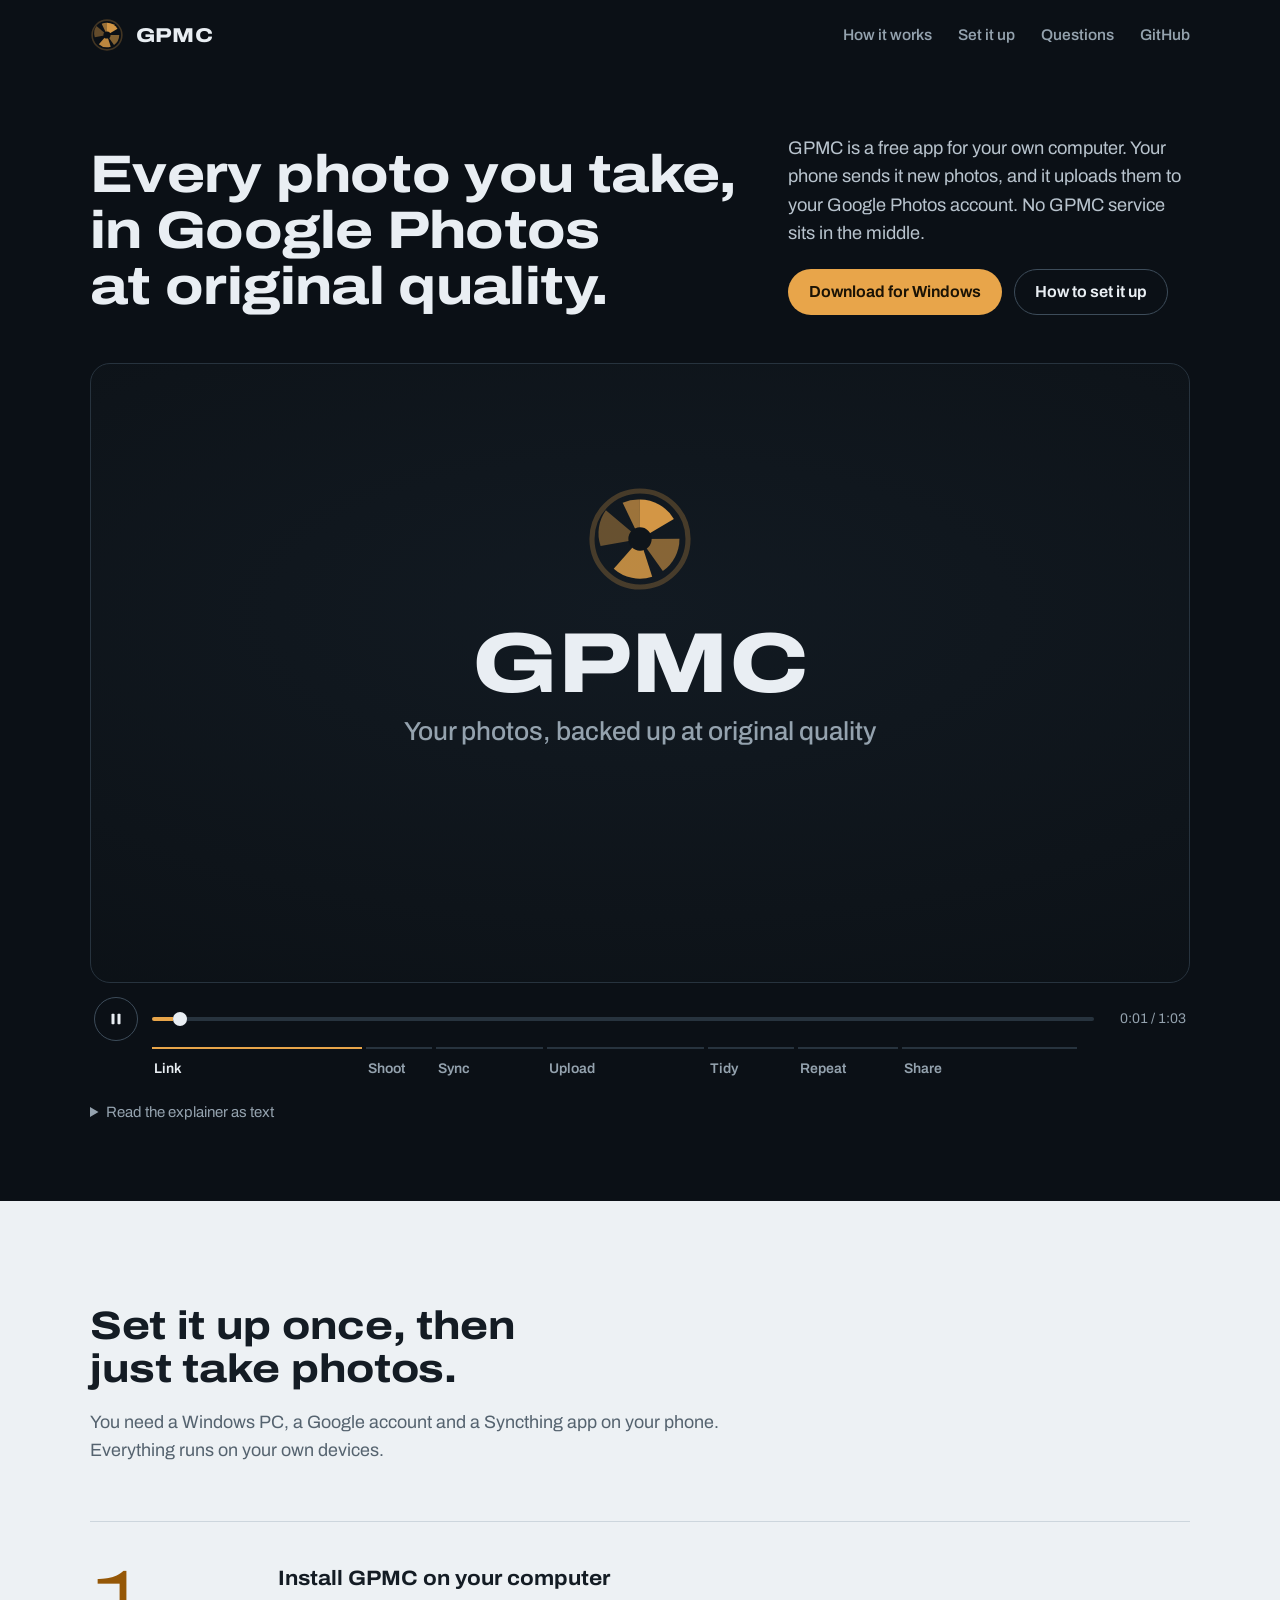
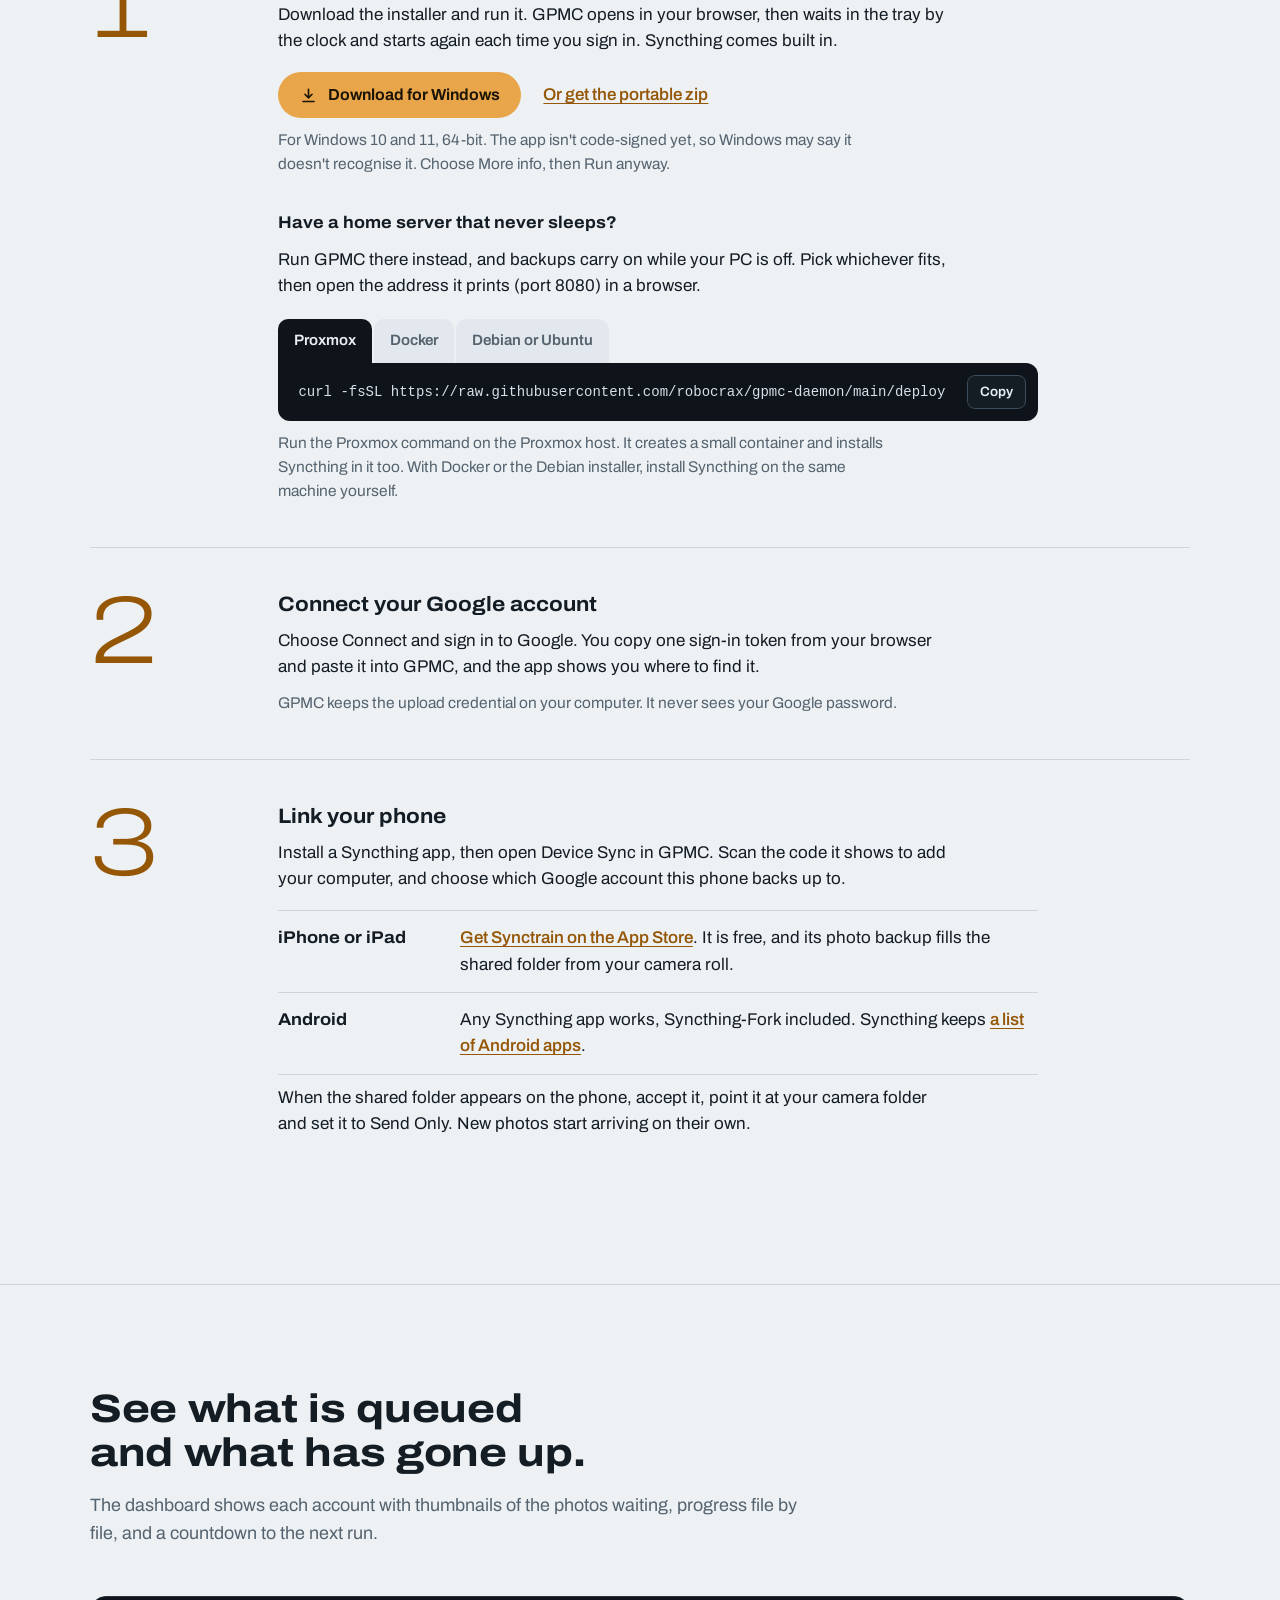
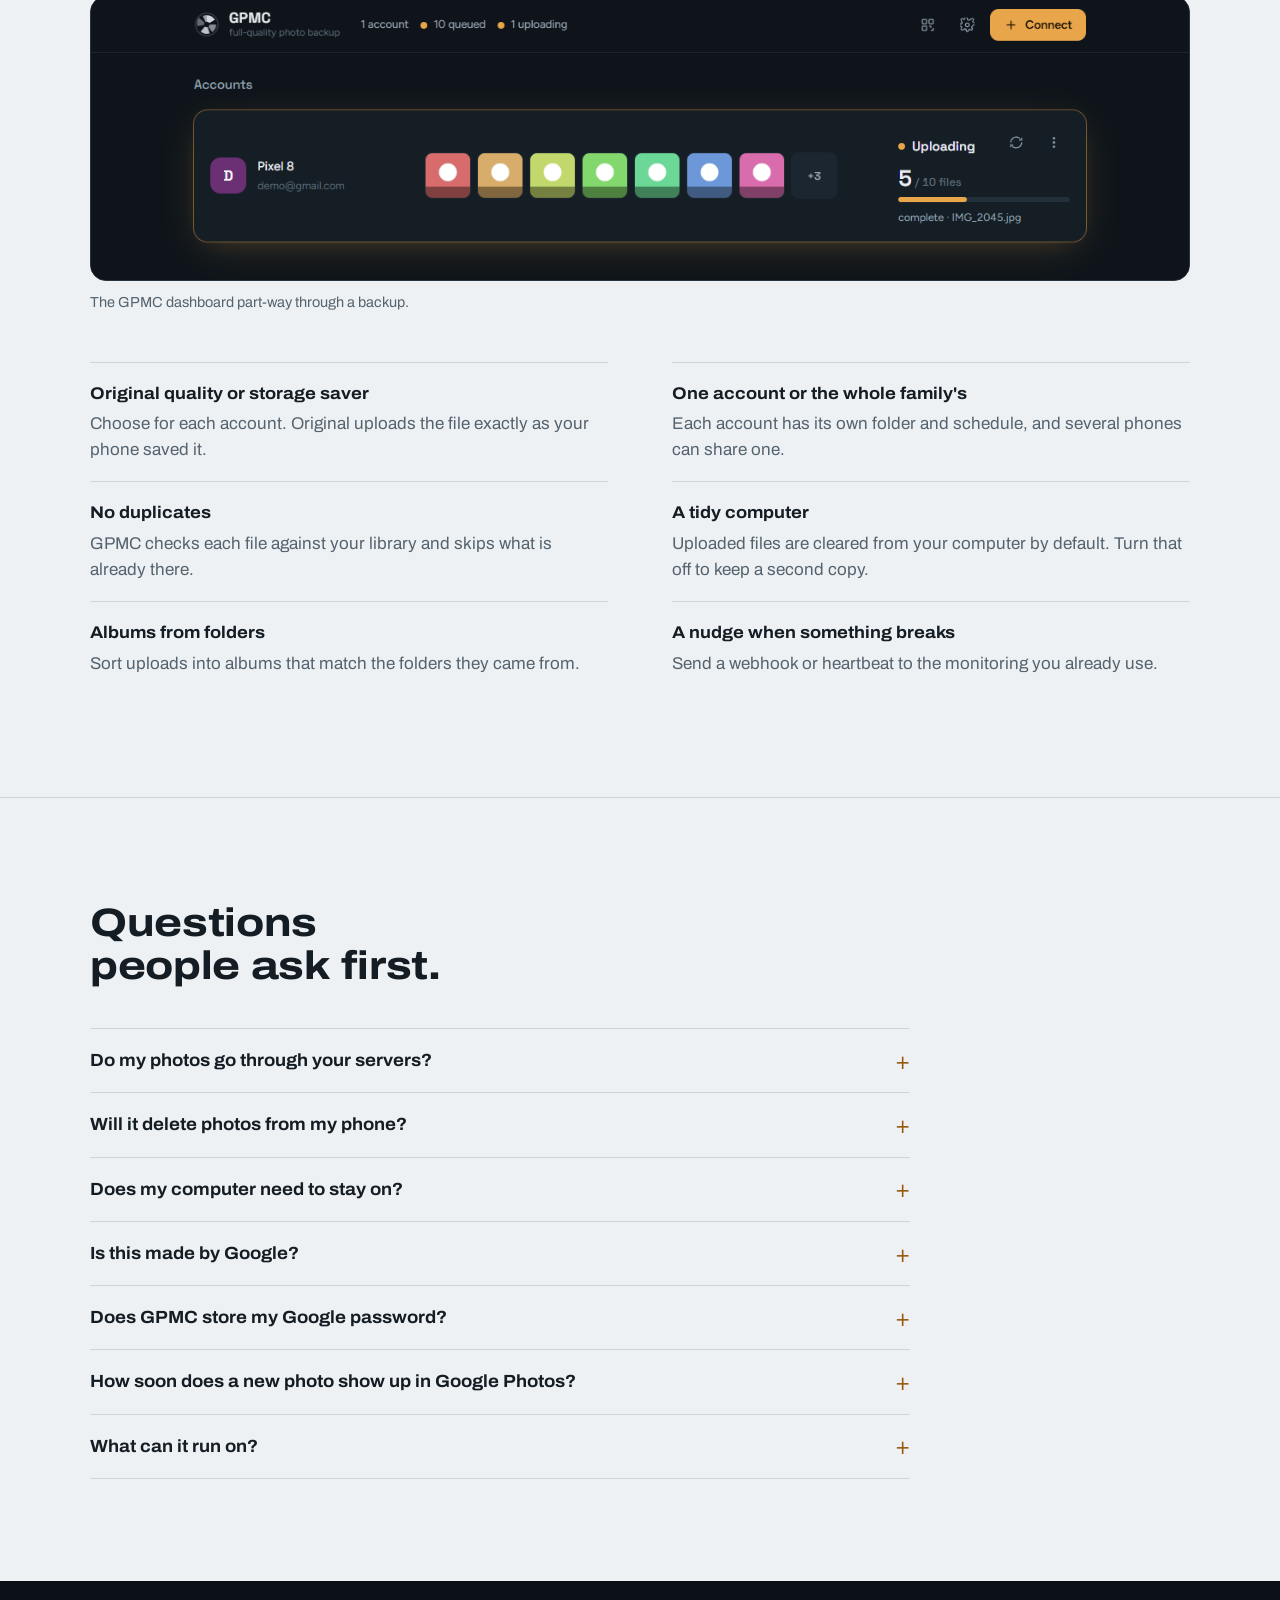
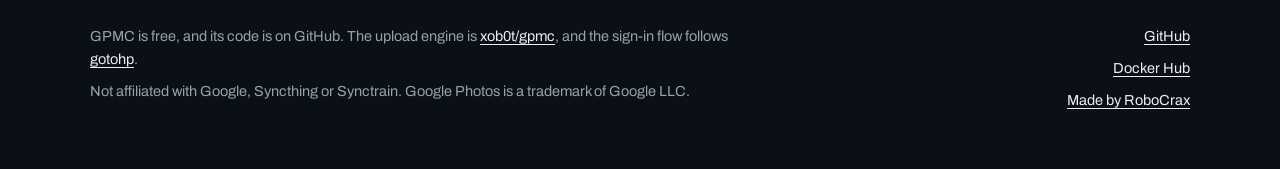
<file: docs/index.html>
<!doctype html>
<html lang="en">
<head>
<meta charset="utf-8">
<meta name="viewport" content="width=device-width, initial-scale=1, viewport-fit=cover">
<title>GPMC: original-quality Google Photos backup from your own computer</title>
<meta name="description" content="GPMC runs on your own Windows PC or home server. Your phone sends it new photos and it uploads them to your Google Photos account at original quality. Watch the one-minute explainer.">
<link rel="canonical" href="https://robocrax.github.io/gpmc-daemon/">
<meta property="og:type" content="website">
<meta property="og:url" content="https://robocrax.github.io/gpmc-daemon/">
<meta property="og:title" content="GPMC: original-quality Google Photos backup from your own computer">
<meta property="og:description" content="Your phone sends new photos to your own computer. GPMC uploads them to Google Photos at original quality.">
<meta property="og:image" content="https://robocrax.github.io/gpmc-daemon/og.png">
<meta property="og:image:width" content="1200">
<meta property="og:image:height" content="630">
<meta name="twitter:card" content="summary_large_image">
<meta name="theme-color" content="#0b1016">
<link rel="icon" href="data:image/svg+xml,%3Csvg xmlns='http://www.w3.org/2000/svg' viewBox='0 0 32 32'%3E%3Ccircle cx='16' cy='16' r='14' fill='%230E141A'/%3E%3Ccircle cx='16' cy='16' r='7' fill='none' stroke='%23E8A54A' stroke-width='2.5'/%3E%3C/svg%3E">
<link rel="preconnect" href="https://fonts.googleapis.com">
<link rel="preconnect" href="https://fonts.gstatic.com" crossorigin>
<link href="https://fonts.googleapis.com/css2?family=Archivo:wdth,wght@62..125,100..900&display=swap" rel="stylesheet">
<style>
:root {
  --ink: #0b1016;
  --stage: #0e141a;
  --panel: #141c24;
  --edge: #27333e;
  --edge-2: #3d4c5a;
  --light: #e9eef3;
  --dim: #94a2ae;
  --amber: #e8a54a;
  --amber-ink: #1b1305;

  --paper: #edf1f4;
  --paper-2: #e2e8ed;
  --text: #141c24;
  --muted: #55636f;
  --rule: #cdd6dd;
  --amber-deep: #955706;

  --wrap: 1180px;
  --gutter: clamp(18px, 4vw, 40px);
  --font: "Archivo", ui-sans-serif, system-ui, -apple-system, "Segoe UI", sans-serif;
  --mono: ui-monospace, "SF Mono", "Cascadia Code", Menlo, Consolas, monospace;
}

*, *::before, *::after { box-sizing: border-box; }
html { scroll-behavior: smooth; -webkit-text-size-adjust: 100%; }
body {
  margin: 0;
  background: var(--paper);
  color: var(--text);
  font-family: var(--font);
  font-size: 17px;
  line-height: 1.55;
  -webkit-font-smoothing: antialiased;
  text-rendering: optimizeLegibility;
}
a { color: inherit; }
img { max-width: 100%; display: block; }
:focus-visible { outline: 2px solid var(--amber); outline-offset: 3px; border-radius: 4px; }
.wrap { max-width: var(--wrap); margin: 0 auto; padding: 0 var(--gutter); }
.vh { position: absolute; width: 1px; height: 1px; overflow: hidden; clip-path: inset(50%); white-space: nowrap; }

/* ---------- display type: the width axis does the talking ---------- */
h1, h2, h3 { margin: 0; text-wrap: balance; }
h1 {
  font-size: clamp(2.15rem, 4.3vw, 3.3rem);
  line-height: 1.06;
  font-weight: 760;
  font-variation-settings: "wdth" 118;
  letter-spacing: -0.012em;
}
h2 {
  font-size: clamp(1.75rem, 3.1vw, 2.6rem);
  line-height: 1.1;
  font-weight: 740;
  font-variation-settings: "wdth" 116;
  letter-spacing: -0.008em;
}
h3 {
  font-size: 1.3rem;
  line-height: 1.25;
  font-weight: 700;
  font-variation-settings: "wdth" 108;
}

/* ---------- buttons ---------- */
.btn {
  display: inline-flex; align-items: center; gap: 10px;
  min-height: 46px; padding: 0 20px;
  border: 1px solid transparent; border-radius: 999px;
  font: inherit; font-weight: 650; font-size: 16px; text-decoration: none;
  cursor: pointer;
}
.btn--solid { background: var(--amber); color: var(--amber-ink); }
.btn--solid:hover { background: #f0b968; }
.btn--line { border-color: var(--edge-2); color: var(--light); }
.btn--line:hover { border-color: var(--dim); }
.btn svg { width: 18px; height: 18px; }

/* ---------- dark band: header, headline, film ---------- */
.band { background: var(--ink); color: var(--light); }
.top { display: flex; align-items: center; gap: 28px; padding-top: 18px; padding-bottom: 18px; }
.brand { display: inline-flex; align-items: center; gap: 12px; text-decoration: none; margin-right: auto; }
.brand svg { width: 34px; height: 34px; color: var(--amber); }
.brand b { font-size: 1.25rem; font-weight: 800; font-variation-settings: "wdth" 120; letter-spacing: 0.01em; }
.top nav { display: flex; gap: 26px; }
.top nav a { color: var(--dim); text-decoration: none; font-size: 15.5px; font-weight: 550; }
.top nav a:hover { color: var(--light); }
@media (max-width: 720px) { .top nav a:not(.keep) { display: none; } }

.head {
  display: grid; grid-template-columns: 1.6fr 1fr; gap: clamp(24px, 4vw, 56px);
  align-items: end;
  padding-top: clamp(28px, 5vw, 64px); padding-bottom: clamp(28px, 4vw, 48px);
}
.head p { margin: 0 0 22px; font-size: 1.14rem; color: #b8c3cd; max-width: 34em; }
.head .acts { display: flex; flex-wrap: wrap; gap: 12px; }
@media (min-width: 1021px) { .head h1 span { display: block; white-space: nowrap; } }
@media (max-width: 1020px) { .head { grid-template-columns: 1fr; align-items: start; } }

/* ---------- the film ---------- */
.film { padding-bottom: clamp(36px, 6vw, 80px); }
.screen {
  position: relative;
  background: radial-gradient(120% 90% at 50% 40%, #121a22 0%, var(--stage) 55%, #0a0f14 100%);
  border: 1px solid var(--edge);
  border-radius: 20px;
  overflow: hidden;
}
.stage { display: block; width: 100%; aspect-ratio: 16 / 9; cursor: pointer; font-family: var(--font); }
.stage text { text-anchor: middle; }
.stage .lbl { font-size: 30px; font-weight: 650; fill: var(--light); }
.stage .sub { font-size: 22px; font-weight: 450; fill: var(--dim); }
.stage .stat { font-size: 32px; font-weight: 720; fill: var(--light); font-variation-settings: "wdth" 108; }
.stage .big { font-weight: 800; fill: var(--light); }
.stage .soft { font-weight: 500; fill: var(--dim); }
.stage.m { aspect-ratio: 1000 / 680; }
.stage.m .lbl { font-size: 40px; }
.stage.m .sub { display: none; }

.cap {
  position: absolute; left: 0; right: 0; bottom: 6%;
  margin: 0 auto; padding: 0 24px; max-width: 38em;
  text-align: center; text-wrap: balance;
  font-size: clamp(16px, 1.75vw, 22px); line-height: 1.35; font-weight: 520;
  color: var(--light);
  pointer-events: none;
}
.cap span {
  padding: .22em .6em; border-radius: 9px;
  background: rgba(8, 12, 16, .82);
  -webkit-box-decoration-break: clone; box-decoration-break: clone;
}
.again {
  position: absolute; left: 50%; bottom: 13%; transform: translateX(-50%);
  box-shadow: 0 10px 40px -10px rgba(232, 165, 74, .55);
}
.again[hidden] { display: none; }

.ctl { display: flex; align-items: center; gap: 14px; padding: 14px 4px 6px; }
.pp {
  flex: none; width: 44px; height: 44px; border-radius: 50%;
  display: grid; place-items: center;
  background: transparent; color: var(--light); border: 1px solid var(--edge-2); cursor: pointer;
}
.pp:hover { border-color: var(--dim); }
.pp svg { width: 18px; height: 18px; }
.time { flex: none; font-size: 14px; color: var(--dim); font-variant-numeric: tabular-nums; min-width: 5.6em; text-align: right; }

.scrub {
  --p: 0%;
  flex: 1; height: 24px; margin: 0; background: transparent; cursor: pointer;
  -webkit-appearance: none; appearance: none;
}
.scrub::-webkit-slider-runnable-track { height: 4px; border-radius: 2px; background: linear-gradient(to right, var(--amber) var(--p), var(--edge) var(--p)); }
.scrub::-moz-range-track { height: 4px; border-radius: 2px; background: var(--edge); }
.scrub::-moz-range-progress { height: 4px; border-radius: 2px; background: var(--amber); }
.scrub::-webkit-slider-thumb { -webkit-appearance: none; width: 14px; height: 14px; margin-top: -5px; border-radius: 50%; background: var(--light); border: 0; }
.scrub::-moz-range-thumb { width: 14px; height: 14px; border-radius: 50%; background: var(--light); border: 0; }

.chaps { display: flex; gap: 4px; margin: 0; padding: 0 4px 0 62px; list-style: none; }
.chaps li { flex: var(--g) 1 0; min-width: 0; }
.chap {
  width: 100%; padding: 9px 2px 4px; border: 0; border-top: 2px solid var(--edge);
  background: none; color: var(--dim); cursor: pointer;
  font: inherit; font-size: 14px; font-weight: 600; text-align: left;
  white-space: nowrap; overflow: hidden; text-overflow: ellipsis;
}
.chap:hover { color: var(--light); }
.chap[aria-current="true"] { color: var(--light); border-top-color: var(--amber); }
.chaps { padding-right: calc(5.6em + 18px); }

.script { margin-top: 18px; color: var(--dim); font-size: 15px; }
.script summary { cursor: pointer; width: fit-content; }
.script ol { margin: 12px 0 0; padding-left: 1.3em; max-width: 44em; color: #b8c3cd; }
.script li { margin: 6px 0; }

@media (max-width: 720px) {
  .screen { border-radius: 14px; }
  .cap { position: static; min-height: 5.6em; padding: 10px 16px 14px; font-size: 15.5px; display: grid; place-items: center; }
  .cap span { background: none; padding: 0; }
  .again { bottom: auto; top: 58%; }
  .chaps { padding: 0; gap: 3px; }
  .chaps li { flex: 1 1 0; }
  .chap { font-size: 11.5px; text-align: center; }
  .time { min-width: 0; }
}

/* ---------- paper sections ---------- */
.sec { padding: clamp(56px, 8vw, 104px) 0; }
.sec + .sec { border-top: 1px solid var(--rule); }
.sec > .wrap > h2 { max-width: 20ch; }
.sec .intro { margin: 18px 0 0; max-width: 40em; font-size: 1.12rem; color: var(--muted); }
.sec a:not(.btn) { color: var(--amber-deep); text-underline-offset: 3px; font-weight: 560; }

.steps { list-style: none; margin: clamp(32px, 5vw, 56px) 0 0; padding: 0; counter-reset: step; }
.steps > li {
  counter-increment: step;
  display: grid; grid-template-columns: clamp(64px, 12vw, 150px) minmax(0, 1fr); gap: 0 clamp(12px, 3vw, 40px);
  padding: clamp(26px, 4vw, 44px) 0;
  border-top: 1px solid var(--rule);
}
.steps > li::before {
  content: counter(step);
  font-size: clamp(3rem, 8vw, 6rem); line-height: .82; font-weight: 250;
  font-variation-settings: "wdth" 125;
  color: var(--amber-deep);
}
.steps p { margin: 10px 0 0; max-width: 40em; }
.get { display: flex; flex-wrap: wrap; align-items: center; gap: 12px 22px; margin-top: 18px; }
.get .btn svg { width: 19px; height: 19px; }
.alt { margin: 34px 0 0; font-size: 1.06rem; font-weight: 700; font-variation-settings: "wdth" 106; }
.steps .note { color: var(--muted); font-size: 15.5px; }

.tabs { margin-top: 20px; max-width: 760px; }
.tablist { display: flex; gap: 2px; }
.tab {
  padding: 10px 16px; border: 0; border-radius: 10px 10px 0 0;
  background: var(--paper-2); color: var(--muted);
  font: inherit; font-size: 15px; font-weight: 620; cursor: pointer;
}
.tab[aria-selected="true"] { background: var(--stage); color: var(--light); }
.term {
  position: relative; background: var(--stage); color: #d7e0e8;
  border-radius: 0 12px 12px 12px; padding: 18px 92px 18px 20px;
}
.term[hidden] { display: none; }
.term pre { margin: 0; overflow-x: auto; font-family: var(--mono); font-size: 14px; line-height: 1.6; white-space: pre; }
.term pre::-webkit-scrollbar { height: 6px; }
.term pre::-webkit-scrollbar-thumb { background: var(--edge-2); border-radius: 3px; }
.copy {
  position: absolute; top: 12px; right: 12px;
  padding: 6px 12px; border-radius: 8px; border: 1px solid var(--edge-2);
  background: var(--panel); color: var(--light); font: inherit; font-size: 13.5px; font-weight: 600; cursor: pointer;
}
.copy:hover { border-color: var(--dim); }

.phones { margin: 18px 0 0; max-width: 760px; border-top: 1px solid var(--rule); }
.phones div { display: grid; grid-template-columns: 9.5em minmax(0, 1fr); gap: 4px 20px; padding: 14px 0; border-bottom: 1px solid var(--rule); }
.phones dt { font-weight: 700; font-variation-settings: "wdth" 108; }
.phones dd { margin: 0; }
@media (max-width: 560px) {
  .phones div { grid-template-columns: 1fr; }
  .term { padding-right: 20px; padding-top: 52px; }
  .steps > li { grid-template-columns: 38px minmax(0, 1fr); }
  .steps > li::before { font-size: 2.6rem; }
  .tab { padding: 9px 10px; font-size: 13.5px; white-space: nowrap; }
}

.shot { margin: clamp(28px, 4vw, 48px) 0 0; }
.shot .pan { overflow-x: auto; border-radius: 16px; border: 1px solid var(--edge); background: var(--stage); }
.shot img { width: 100%; min-width: 760px; height: auto; aspect-ratio: 1280 / 330; object-fit: cover; object-position: top; }
.shot figcaption { margin-top: 10px; font-size: 14.5px; color: var(--muted); }

.facts { margin: clamp(28px, 4vw, 48px) 0 0; display: grid; grid-template-columns: repeat(2, minmax(0, 1fr)); gap: 0 clamp(24px, 5vw, 72px); }
.facts div { padding: 18px 0; border-top: 1px solid var(--rule); }
.facts dt { font-weight: 700; font-variation-settings: "wdth" 108; font-size: 1.06rem; }
.facts dd { margin: 4px 0 0; color: var(--muted); max-width: 34em; }
@media (max-width: 720px) { .facts { grid-template-columns: 1fr; } }

.qa { margin-top: clamp(24px, 4vw, 40px); max-width: 820px; border-top: 1px solid var(--rule); }
.qa details { border-bottom: 1px solid var(--rule); }
.qa summary {
  display: flex; justify-content: space-between; align-items: center; gap: 20px;
  padding: 18px 0; cursor: pointer; list-style: none;
  font-weight: 680; font-size: 1.1rem; font-variation-settings: "wdth" 106;
}
.qa summary::-webkit-details-marker { display: none; }
.qa summary::after { content: "+"; flex: none; font-size: 1.5rem; font-weight: 300; line-height: 1; color: var(--amber-deep); transition: transform .2s; }
.qa details[open] summary::after { transform: rotate(45deg); }
.qa p { margin: 0 0 20px; max-width: 42em; color: var(--muted); }

.foot { padding: 44px 0 56px; font-size: 14.5px; color: var(--dim); }
.foot .wrap { display: grid; grid-template-columns: 1.6fr 1fr; gap: 32px; }
.foot p { margin: 0 0 10px; max-width: 46em; }
.foot a { color: var(--light); text-underline-offset: 3px; }
.foot ul { list-style: none; margin: 0; padding: 0; display: grid; gap: 8px; justify-items: end; }
@media (max-width: 720px) { .foot .wrap { grid-template-columns: 1fr; } .foot ul { justify-items: start; } }

@media (prefers-reduced-motion: reduce) {
  html { scroll-behavior: auto; }
  .qa summary::after { transition: none; }
}
</style>
</head>
<body>

<div class="band">
  <header class="wrap top">
    <a class="brand" href="#" aria-label="GPMC home">
      <svg viewBox="0 0 32 32" fill="none" aria-hidden="true"><circle cx="16" cy="16" r="14" stroke="currentColor" stroke-opacity=".25" stroke-width="1.5"/><path d="M16 4.5A11.5 11.5 0 0 1 25.9 10.2L16 16Z" fill="currentColor" fill-opacity=".9"/><path d="M27.5 16A11.5 11.5 0 0 1 22.6 25.4L16 16Z" fill="currentColor" fill-opacity=".55"/><path d="M19.5 27A11.5 11.5 0 0 1 8.3 24.6L16 16Z" fill="currentColor" fill-opacity=".8"/><path d="M4.5 18A11.5 11.5 0 0 1 6.1 7.6L16 16Z" fill="currentColor" fill-opacity=".4"/><path d="M11 5.4A11.5 11.5 0 0 1 16 4.5L16 16Z" fill="currentColor" fill-opacity=".65"/><circle cx="16" cy="16" r="3.4" fill="#0b1016"/></svg>
      <b>GPMC</b>
    </a>
    <nav aria-label="Page">
      <a href="#film">How it works</a>
      <a href="#setup">Set it up</a>
      <a href="#questions">Questions</a>
      <a class="keep" href="https://github.com/robocrax/gpmc-daemon">GitHub</a>
    </nav>
  </header>

  <main id="top">
  <div class="wrap head">
    <h1><span>Every photo you take, </span><span>in Google Photos </span><span>at original quality.</span></h1>
    <div>
      <p>GPMC is a free app for your own computer. Your phone sends it new photos, and it uploads them to your Google Photos account. No GPMC service sits in the middle.</p>
      <div class="acts">
        <a class="btn btn--solid" href="https://github.com/robocrax/gpmc-daemon/releases/latest/download/GPMC-Setup.exe">Download for Windows</a>
        <a class="btn btn--line" href="#setup">How to set it up</a>
      </div>
    </div>
  </div>

  <section class="wrap film" id="film" aria-label="Explainer film">
    <div class="screen">
      <svg id="stage" class="stage" viewBox="0 0 1600 900" role="img" aria-label="Animated explainer: photos travel from a phone to your own computer, then to Google Photos. The same steps are written out below the player."></svg>
      <p class="cap" aria-hidden="true"><span id="cap"></span></p>
      <button class="btn btn--solid again" id="again" type="button" hidden>Play the explainer</button>
    </div>
    <div class="ctl">
      <button class="pp" id="pp" type="button" aria-label="Play"></button>
      <input class="scrub" id="scrub" type="range" min="0" max="63" step="0.05" value="0" aria-label="Position in the explainer">
      <span class="time" id="time">0:00 / 1:03</span>
    </div>
    <ol class="chaps" id="chaps" aria-label="Chapters"></ol>
    <details class="script">
      <summary>Read the explainer as text</summary>
      <ol>
        <li>Setting up takes a minute. Open Device Sync in GPMC and it shows a code.</li>
        <li>In Synctrain on your iPhone, tap Add device and point the camera at the code. On Android, any Syncthing app does the same.</li>
        <li>Pick the Google account for that phone and turn on photo backup. That is the whole setup.</li>
        <li>Now just take photos. Everything after that is automatic.</li>
        <li>The app sends each new photo to your computer. It travels encrypted from your phone to your computer, and your phone keeps every original.</li>
        <li>GPMC picks the photos up and uploads them to your Google Photos account. The file that left your phone is the file that arrives.</li>
        <li>Once Google has a photo, your computer clears its copy. Nothing is deleted from your phone.</li>
        <li>GPMC works quietly in the background and checks for new photos every five minutes.</li>
        <li>Add the whole family. Each phone backs up to its own Google account.</li>
      </ol>
    </details>
  </section>
</div>

  <section class="sec" id="setup">
    <div class="wrap">
      <h2>Set it up once, then just take photos.</h2>
      <p class="intro">You need a Windows PC, a Google account and a Syncthing app on your phone. Everything runs on your own devices.</p>

      <ol class="steps">
        <li>
          <div>
            <h3>Install GPMC on your computer</h3>
            <p>Download the installer and run it. GPMC opens in your browser, then waits in the tray by the clock and starts again each time you sign in. Syncthing comes built in.</p>
            <div class="get">
              <a class="btn btn--solid" href="https://github.com/robocrax/gpmc-daemon/releases/latest/download/GPMC-Setup.exe"><svg viewBox="0 0 24 24" fill="none" stroke="currentColor" stroke-width="2" stroke-linecap="round" stroke-linejoin="round" aria-hidden="true"><path d="M12 4v11m0 0-4.5-4.5M12 15l4.5-4.5M5 19.5h14"/></svg>Download for Windows</a>
              <a href="https://github.com/robocrax/gpmc-daemon/releases/latest/download/GPMC-portable.zip">Or get the portable zip</a>
            </div>
            <p class="note">For Windows 10 and 11, 64-bit. The app isn't code-signed yet, so Windows may say it doesn't recognise it. Choose More info, then Run anyway.</p>
            <h4 class="alt">Have a home server that never sleeps?</h4>
            <p>Run GPMC there instead, and backups carry on while your PC is off. Pick whichever fits, then open the address it prints (port 8080) in a browser.</p>
            <div class="tabs">
              <div class="tablist" role="tablist" aria-label="Ways to install">
                <button class="tab" role="tab" id="t-pve" aria-controls="p-pve" aria-selected="true" type="button">Proxmox</button>
                <button class="tab" role="tab" id="t-doc" aria-controls="p-doc" aria-selected="false" tabindex="-1" type="button">Docker</button>
                <button class="tab" role="tab" id="t-deb" aria-controls="p-deb" aria-selected="false" tabindex="-1" type="button">Debian or Ubuntu</button>
              </div>
              <div class="term" role="tabpanel" id="p-pve" aria-labelledby="t-pve">
                <button class="copy" type="button">Copy</button>
<pre><code>curl -fsSL https://raw.githubusercontent.com/robocrax/gpmc-daemon/main/deploy/proxmox-deploy.sh | bash</code></pre>
              </div>
              <div class="term" role="tabpanel" id="p-doc" aria-labelledby="t-doc" hidden>
                <button class="copy" type="button">Copy</button>
<pre><code>docker run -d --name gpmc-daemon --restart unless-stopped \
  -p 8080:8080 \
  -v ./data/config:/config \
  -v ./data/sync:/sync \
  robocrax/gpmc-daemon:latest</code></pre>
              </div>
              <div class="term" role="tabpanel" id="p-deb" aria-labelledby="t-deb" hidden>
                <button class="copy" type="button">Copy</button>
<pre><code>git clone https://github.com/robocrax/gpmc-daemon && cd gpmc-daemon
sudo ./install.sh</code></pre>
              </div>
            </div>
            <p class="note">Run the Proxmox command on the Proxmox host. It creates a small container and installs Syncthing in it too. With Docker or the Debian installer, install Syncthing on the same machine yourself.</p>
          </div>
        </li>
        <li>
          <div>
            <h3>Connect your Google account</h3>
            <p>Choose Connect and sign in to Google. You copy one sign-in token from your browser and paste it into GPMC, and the app shows you where to find it.</p>
            <p class="note">GPMC keeps the upload credential on your computer. It never sees your Google password.</p>
          </div>
        </li>
        <li>
          <div>
            <h3>Link your phone</h3>
            <p>Install a Syncthing app, then open Device Sync in GPMC. Scan the code it shows to add your computer, and choose which Google account this phone backs up to.</p>
            <dl class="phones">
              <div>
                <dt>iPhone or iPad</dt>
                <dd><a href="https://apps.apple.com/us/app/synctrain/id6553985316">Get Synctrain on the App Store</a>. It is free, and its photo backup fills the shared folder from your camera roll.</dd>
              </div>
              <div>
                <dt>Android</dt>
                <dd>Any Syncthing app works, Syncthing-Fork included. Syncthing keeps <a href="https://docs.syncthing.net/users/contrib.html">a list of Android apps</a>.</dd>
              </div>
            </dl>
            <p>When the shared folder appears on the phone, accept it, point it at your camera folder and set it to Send Only. New photos start arriving on their own.</p>
          </div>
        </li>
      </ol>
    </div>
  </section>

  <section class="sec" id="dashboard">
    <div class="wrap">
      <h2>See what is queued and what has gone up.</h2>
      <p class="intro">The dashboard shows each account with thumbnails of the photos waiting, progress file by file, and a countdown to the next run.</p>
      <figure class="shot">
        <div class="pan" tabindex="0" role="group" aria-label="Dashboard screenshot"><img src="dashboard.png" width="1280" height="860" alt="GPMC dashboard: one account, ten photos queued, five of ten uploaded, with a progress bar." loading="lazy"></div>
        <figcaption>The GPMC dashboard part-way through a backup.</figcaption>
      </figure>
      <dl class="facts">
        <div><dt>Original quality or storage saver</dt><dd>Choose for each account. Original uploads the file exactly as your phone saved it.</dd></div>
        <div><dt>One account or the whole family's</dt><dd>Each account has its own folder and schedule, and several phones can share one.</dd></div>
        <div><dt>No duplicates</dt><dd>GPMC checks each file against your library and skips what is already there.</dd></div>
        <div><dt>A tidy computer</dt><dd>Uploaded files are cleared from your computer by default. Turn that off to keep a second copy.</dd></div>
        <div><dt>Albums from folders</dt><dd>Sort uploads into albums that match the folders they came from.</dd></div>
        <div><dt>A nudge when something breaks</dt><dd>Send a webhook or heartbeat to the monitoring you already use.</dd></div>
      </dl>
    </div>
  </section>

  <section class="sec" id="questions">
    <div class="wrap">
      <h2>Questions people ask first.</h2>
      <div class="qa">
        <details>
          <summary>Do my photos go through your servers?</summary>
          <p>No. There is no GPMC service and no account to create. Photos go from your phone to your own computer, encrypted end to end by Syncthing, and from there to your Google account.</p>
        </details>
        <details>
          <summary>Will it delete photos from my phone?</summary>
          <p>No. Your phone only sends and your computer only receives. When GPMC clears an uploaded file from your computer, that change stays on your computer.</p>
        </details>
        <details>
          <summary>Does my computer need to stay on?</summary>
          <p>Only to upload. While it is off or asleep, new photos wait on your phone and go across the next time both are on. For backups around the clock, run GPMC on a home server.</p>
        </details>
        <details>
          <summary>Is this made by Google?</summary>
          <p>No. GPMC is an unofficial tool. It uploads through the same interface the Google Photos Android app uses, by way of the <a href="https://github.com/xob0t/gpmc">gpmc</a> library. It is not affiliated with or endorsed by Google, so use it only with accounts you own.</p>
        </details>
        <details>
          <summary>Does GPMC store my Google password?</summary>
          <p>No. You sign in on Google's own page. GPMC stores the upload credential that sign-in produces, in a small database on your computer.</p>
        </details>
        <details>
          <summary>How soon does a new photo show up in Google Photos?</summary>
          <p>GPMC checks every five minutes unless you change the interval in Settings. Use Back up now to start a run straight away.</p>
        </details>
        <details>
          <summary>What can it run on?</summary>
          <p>A Windows 10 or 11 PC, or a home server running Proxmox, Docker, Debian or Ubuntu. Either way you use it from your web browser.</p>
        </details>
      </div>
    </div>
  </section>
  </main>

<footer class="band foot">
  <div class="wrap">
    <div>
      <p>GPMC is free, and its code is on GitHub. The upload engine is <a href="https://github.com/xob0t/gpmc">xob0t/gpmc</a>, and the sign-in flow follows <a href="https://github.com/xob0t/gotohp">gotohp</a>.</p>
      <p>Not affiliated with Google, Syncthing or Synctrain. Google Photos is a trademark of Google LLC.</p>
    </div>
    <ul>
      <li><a href="https://github.com/robocrax/gpmc-daemon">GitHub</a></li>
      <li><a href="https://hub.docker.com/r/robocrax/gpmc-daemon">Docker Hub</a></li>
      <li><a href="https://robocrax.com">Made by RoboCrax</a></li>
    </ul>
  </div>
</footer>

<script>
(() => {
  "use strict";
  const NS = "http://www.w3.org/2000/svg";
  const svg = document.getElementById("stage");
  const D = 63, SH = 12.8;   /* SH: how far the setup scene pushes the rest back */

  const el = (tag, attrs, parent) => {
    const n = document.createElementNS(NS, tag);
    for (const k in attrs) n.setAttribute(k, attrs[k]);
    if (parent) parent.appendChild(n);
    return n;
  };
  const txt = (s, attrs, parent) => { const n = el("text", attrs, parent); n.textContent = s; return n; };

  /* ---------- easing ---------- */
  const E = {
    lin: p => p,
    io: p => (p < .5 ? 4 * p * p * p : 1 - Math.pow(-2 * p + 2, 3) / 2),
    out: p => 1 - Math.pow(1 - p, 3),
    in: p => p * p * p,
    expo: p => (p >= 1 ? 1 : 1 - Math.pow(2, -10 * p)),
    back: p => 1 + 2.70158 * Math.pow(p - 1, 3) + 1.70158 * Math.pow(p - 1, 2),
  };

  /* ---------- a tiny deterministic timeline: every frame is a pure function of t ---------- */
  const DEF = { x: 0, y: 0, s: 1, r: 0, o: 1 };
  const CUSTOM = {
    dash: (n, v) => { n.style.strokeDashoffset = v; },
    w: (n, v) => { n.setAttribute("width", Math.max(0, v)); },
    k: (n, v) => { const s = n._texts[Math.round(v)]; if (n.textContent !== s) n.textContent = s; },
    wdth: (n, v) => { n.style.fontVariationSettings = '"wdth" ' + v.toFixed(1); },
  };
  let tracks = new Map();
  let inits = new Map();
  let off = 0;
  const abs = fn => { const o = off; off = 0; fn(); off = o; };

  function init(n, vals) {
    inits.set(n, Object.assign(inits.get(n) || {}, vals));
    if (!tracks.has(n)) tracks.set(n, {});
    return n;
  }
  function to(n, prop, t, d, v, e) {
    let tr = tracks.get(n);
    if (!tr) { tr = {}; tracks.set(n, tr); }
    (tr[prop] || (tr[prop] = [])).push({ t: t + off, d, v, e: e || E.io });
  }
  /* chain steps on one property: [duration, value, ease]; value null = wait */
  function seq(n, prop, t, steps) {
    for (const [d, v, e] of steps) { if (v !== null) to(n, prop, t, d, v, e); t += d; }
  }
  function base(n, p) { const iv = inits.get(n); return iv && p in iv ? iv[p] : (p in DEF ? DEF[p] : 0); }
  function finalize() {
    for (const [n, tr] of tracks) for (const p in tr) {
      tr[p].sort((a, b) => a.t - b.t);
      let prev = base(n, p);
      for (const k of tr[p]) { k.from = prev; prev = k.v; }
    }
  }
  function at(n, tr, p, t) {
    const ks = tr[p];
    if (!ks) return base(n, p);
    let cur = null;
    for (const k of ks) { if (k.t <= t) cur = k; else break; }
    if (!cur) return ks[0].from;
    const q = cur.d > 0 ? Math.min(1, (t - cur.t) / cur.d) : 1;
    return cur.from + (cur.v - cur.from) * cur.e(q);
  }
  function render(t) {
    for (const [n, tr] of tracks) {
      const o = at(n, tr, "o", t);
      n.style.opacity = o;
      n.style.visibility = o < 0.003 ? "hidden" : "visible";
      n.style.transform = "translate(" + at(n, tr, "x", t).toFixed(2) + "px," + at(n, tr, "y", t).toFixed(2) + "px) rotate(" +
        at(n, tr, "r", t).toFixed(2) + "deg) scale(" + at(n, tr, "s", t).toFixed(4) + ")";
      const iv = inits.get(n);
      for (const p in CUSTOM) if ((p in tr) || (iv && p in iv)) CUSTOM[p](n, at(n, tr, p, t));
    }
  }

  /* ---------- drawing parts (each drawn around its own 0,0) ---------- */
  const TILE = ["#d96a6a", "#dba765", "#c6d864", "#7fd464", "#68d49a", "#6a96d9", "#dd6fb0"];
  const WHO = [["#e8a54a", "M"], ["#6a96d9", "D"], ["#dd6fb0", "K"]];
  const SLOT = [[-32, -72], [32, -72], [-32, -8], [32, -8], [-32, 56], [32, 56]];
  const IRIS = '<circle cx="16" cy="16" r="14" stroke="currentColor" stroke-opacity=".25" stroke-width="1.5" fill="none"/>' +
    '<path d="M16 4.5A11.5 11.5 0 0 1 25.9 10.2L16 16Z" fill="currentColor" fill-opacity=".9"/>' +
    '<path d="M27.5 16A11.5 11.5 0 0 1 22.6 25.4L16 16Z" fill="currentColor" fill-opacity=".55"/>' +
    '<path d="M19.5 27A11.5 11.5 0 0 1 8.3 24.6L16 16Z" fill="currentColor" fill-opacity=".8"/>' +
    '<path d="M4.5 18A11.5 11.5 0 0 1 6.1 7.6L16 16Z" fill="currentColor" fill-opacity=".4"/>' +
    '<path d="M11 5.4A11.5 11.5 0 0 1 16 4.5L16 16Z" fill="currentColor" fill-opacity=".65"/>';

  function tile(parent, color) {
    const g = el("g", {}, parent);
    el("rect", { x: -28, y: -28, width: 56, height: 56, rx: 9, fill: color }, g);
    el("path", { d: "M-28 10H28V19a9 9 0 0 1-9 9H-19a9 9 0 0 1-9-9Z", fill: "#000", "fill-opacity": .26 }, g);
    el("circle", { cx: 0, cy: -5, r: 9, fill: "#fff" }, g);
    return g;
  }
  function iris(parent, hub) {
    const g = el("g", { color: "#e8a54a" }, parent);
    const inner = el("g", { transform: "translate(-16 -16)" }, g);
    inner.innerHTML = IRIS + '<circle cx="16" cy="16" r="3.4" fill="' + hub + '"/>';
    return g;
  }
  function qr(parent, x, y, size) {
    const u = size / 21, f = v => v.toFixed(2);
    const corner = (i, j) => (i < 8 && j < 8) || (i > 12 && j < 8) || (i < 8 && j > 12);
    let d = "";
    for (let j = 0; j < 21; j++) for (let i = 0; i < 21; i++) {
      if (corner(i, j)) continue;
      if ((i * 7 + j * 13 + i * j * 3 + (i ^ j)) % 5 < 2) d += "M" + f(x + i * u) + " " + f(y + j * u) + "h" + f(u) + "v" + f(u) + "h-" + f(u) + "Z";
    }
    el("path", { d, fill: "#0e141a", "shape-rendering": "crispEdges" }, parent);
    [[0, 0], [14, 0], [0, 14]].forEach(([i, j]) => {
      el("rect", { x: x + i * u, y: y + j * u, width: 7 * u, height: 7 * u, fill: "#0e141a" }, parent);
      el("rect", { x: x + (i + 1) * u, y: y + (j + 1) * u, width: 5 * u, height: 5 * u, fill: "#fff" }, parent);
      el("rect", { x: x + (i + 2) * u, y: y + (j + 2) * u, width: 3 * u, height: 3 * u, fill: "#0e141a" }, parent);
    });
  }
  const CHECK = { fill: "none", stroke: "#08130d", "stroke-linecap": "round", "stroke-linejoin": "round" };
  const FRAME = "M-52 -44V-66H-30M30 -66H52V-44M52 16V38H30M-30 38H-52V16";

  /* hand: a palm behind the phone, fingers and a thumb in front of it */
  function phone(parent, colors, hand) {
    const g = el("g", {}, parent);
    if (hand) {
      const b = g._back = el("g", {}, g);
      el("rect", { x: -50, y: 150, width: 150, height: 560, rx: 60, fill: "#7d92a4" }, b);
      el("rect", { x: -98, y: -14, width: 200, height: 256, rx: 58, fill: "#8fa3b4" }, b);
    }
    el("rect", { x: -80, y: -160, width: 160, height: 320, rx: 28, fill: "#1c2630", stroke: "#3d4c5a", "stroke-width": 2 }, g);
    el("rect", { x: -70, y: -150, width: 140, height: 300, rx: 20, fill: "#080c10" }, g);
    el("rect", { x: -22, y: -143, width: 44, height: 11, rx: 5.5, fill: "#1c2630" }, g);
    el("rect", { x: -24, y: 130, width: 48, height: 5, rx: 2.5, fill: "#3d4c5a" }, g);
    g._tiles = SLOT.map((p, i) => tile(el("g", { transform: "translate(" + p[0] + " " + p[1] + ")" }, g), colors[i]));
    if (hand) {
      /* screen A: the sync app, with an Add device button */
      const A = g._A = el("g", {}, g);
      txt("Synctrain", { y: -102, "font-size": 19, "font-weight": 760, fill: "#e9eef3" }, A);
      for (let i = 0; i < 2; i++) {
        el("rect", { x: -56, y: -84 + i * 40, width: 112, height: 32, rx: 9, fill: "#141c24" }, A);
        el("circle", { cx: -42, cy: -68 + i * 40, r: 4.5, fill: "#3d4c5a" }, A);
        el("rect", { x: -30, y: -71 + i * 40, width: 56 - i * 16, height: 6, rx: 3, fill: "#27333e" }, A);
      }
      const btn = g._btn = el("g", {}, A);
      el("rect", { x: -56, y: -22, width: 112, height: 44, rx: 13, fill: "#e8a54a" }, btn);
      txt("Add device", { y: 5.5, "font-size": 15.5, "font-weight": 760, fill: "#1b1305" }, btn);
      /* screen B: the camera looking for the code */
      const B = g._B = el("g", {}, g);
      txt("Scan the code", { y: -98, "font-size": 15, "font-weight": 600, fill: "#94a2ae" }, B);
      g._mini = el("g", {}, B);
      el("rect", { x: -40, y: -54, width: 80, height: 80, rx: 6, fill: "#fff" }, g._mini);
      qr(g._mini, -35, -49, 70);
      el("path", { d: FRAME, fill: "none", stroke: "#e9eef3", "stroke-width": 3, "stroke-linecap": "round", "stroke-linejoin": "round" }, B);
      g._found = el("path", { d: FRAME, fill: "none", stroke: "#5fb98e", "stroke-width": 4, "stroke-linecap": "round", "stroke-linejoin": "round" }, B);
      g._scan = el("rect", { x: -48, y: -1.5, width: 96, height: 3, rx: 1.5, fill: "#e8a54a" }, B);
      /* screen C: linked, with the photo backup switch */
      const C = g._C = el("g", {}, g);
      g._ck = el("g", {}, C);
      el("circle", { r: 26, fill: "#5fb98e" }, g._ck);
      el("path", Object.assign({ d: "M-10 1l7 7l13-15", "stroke-width": 4.2 }, CHECK), g._ck);
      txt("Linked", { y: -22, "font-size": 19, "font-weight": 760, fill: "#e9eef3" }, C);
      txt("Photo backup", { x: 10, y: 22, "font-size": 14, "font-weight": 600, fill: "#94a2ae" }, C);
      el("rect", { x: -9, y: 35, width: 38, height: 22, rx: 11, fill: "#27333e" }, C);
      g._on = el("rect", { x: -9, y: 35, width: 38, height: 22, rx: 11, fill: "#e8a54a" }, C);
      g._knob = el("circle", { r: 8, fill: "#fff" }, C);
      g._rip = el("circle", { r: 24, fill: "none", stroke: "#e9eef3", "stroke-width": 2.5 }, g);
    }
    g._flash = el("rect", { x: -70, y: -150, width: 140, height: 300, rx: 20, fill: "#fff" }, g);
    if (hand) {
      const f = g._front = el("g", {}, g);
      for (let i = 0; i < 4; i++) el("rect", { x: -104, y: 2 + i * 40, width: 48, height: 32, rx: 16, fill: "#a9bccb" }, f);
      el("rect", { x: 60, y: 118, width: 62, height: 124, rx: 31, fill: "#a9bccb" }, f);
      g._thumb = el("g", {}, f);
      el("rect", { x: -22, y: -150, width: 44, height: 182, rx: 22, fill: "#b3c5d2" }, g._thumb);
    }
    return g;
  }
  /* the user's own computer: a desktop monitor on a stand */
  function computer(parent) {
    const g = el("g", {}, parent);
    el("path", { d: "M-15 84h30l7 30h-44Z", fill: "#1c2630", stroke: "#3d4c5a", "stroke-width": 2, "stroke-linejoin": "round" }, g);
    el("rect", { x: -64, y: 112, width: 128, height: 11, rx: 5.5, fill: "#1c2630", stroke: "#3d4c5a", "stroke-width": 2 }, g);
    el("rect", { x: -135, y: -112, width: 270, height: 198, rx: 16, fill: "#141c24", stroke: "#3d4c5a", "stroke-width": 2 }, g);
    el("circle", { cx: 0, cy: -101, r: 3, fill: "#3d4c5a" }, g);
    g._iris = iris(g, "#141c24");
    g._stat = el("text", { class: "stat", x: 0, y: 22 }, g);
    el("rect", { x: -80, y: 38, width: 160, height: 8, rx: 4, fill: "#27333e" }, g);
    g._bar = el("rect", { x: -80, y: 38, width: 0, height: 8, rx: 4, fill: "#e8a54a" }, g);
    return g;
  }
  function cloud(parent) {
    const g = el("g", {}, parent);
    el("path", { d: "M-90 95a55 55 0 0 1-8-109a78 78 0 0 1 150-22a70 70 0 0 1 38 131Z", fill: "#141c24", stroke: "#3d4c5a", "stroke-width": 2, "stroke-linejoin": "round" }, g);
    return g;
  }
  function who(parent, i) {
    const g = el("g", {}, parent);
    el("circle", { r: 23, fill: WHO[i][0], stroke: "#0e141a", "stroke-width": 4 }, g);
    txt(WHO[i][1], { y: 8, "font-size": 22, "font-weight": 800, fill: "#10161c" }, g);
    return g;
  }
  function label(parent, main, sub) {
    const g = el("g", {}, parent);
    txt(main, { class: "lbl", y: 0 }, g);
    txt(sub, { class: "sub", y: 34 }, g);
    return g;
  }
  function dotted(parent, x1, y1, x2, y2) {
    return el("line", { x1, y1, x2, y2, stroke: "#4a5b6a", "stroke-width": 3.5, "stroke-linecap": "round", "stroke-dasharray": "0.1 13" }, parent);
  }

  /* ---------- the film ---------- */
  function build(m) {
    tracks = new Map(); inits = new Map(); off = SH;
    svg.replaceChildren();
    svg.classList.toggle("m", m);
    svg.setAttribute("viewBox", m ? "300 50 1000 680" : "0 0 1600 900");

    const cy = 410, sx = 800, px = m ? 470 : 380, cx = m ? 1130 : 1220;
    const phx = m ? 1075 : 1130;   /* where the phone is held during setup */

    const defs = el("defs", {}, svg);
    const grad = el("radialGradient", { id: "glow" }, defs);
    el("stop", { offset: 0, "stop-color": "#e8a54a", "stop-opacity": .17 }, grad);
    el("stop", { offset: 1, "stop-color": "#e8a54a", "stop-opacity": 0 }, grad);

    /* on the wide stage the whole scene is drawn a little larger, about its centre */
    const k = m ? 1 : 1.2;
    const world = init(el("g", {}, svg), { x: 800 * (1 - k), y: 400 * (1 - k), s: k });
    to(world, "o", 45.0, .7, 0, E.in);

    /* soft light that follows the story */
    const glow = init(el("circle", { r: 380, fill: "url(#glow)" }, world), { x: 800, y: 400, o: 0 });
    abs(() => to(glow, "o", 1.9, .8, 1));
    seq(glow, "x", 6.5, [[1.0, px], [3.2, null], [1.4, sx], [4.6, null], [2.0, cx], [7.3, null], [1.2, px], [3.8, null], [1.2, sx], [5.8, null], [1.0, 800]]);
    to(glow, "s", 38.0, 1.0, 1.5);

    /* links */
    const p1 = init(dotted(world, px + 98, cy, sx - 155, cy), { o: 0 });
    to(p1, "o", 7.2, .4, 1); to(p1, "o", 37.8, .3, 0);
    to(p1, "dash", 7.2, 31, -31 * 26.2, E.lin);
    const p2 = init(dotted(world, sx + 155, cy, cx - 152, cy), { o: 0 });
    to(p2, "o", 14.4, .4, 1);
    to(p2, "dash", 14.4, 31, -31 * 26.2, E.lin);

    const PY = [220, 410, 600];
    const lanes = PY.map((y, i) => {
      const n = init(dotted(world, px + 54, y, sx - 155, cy + (i - 1) * 46), { o: 0 });
      to(n, "o", 39.0, .4, 1);
      to(n, "dash", 39.0, 6.5, -6.5 * 26.2, E.lin);
      return n;
    });

    /* day and night over the computer */
    const arc = init(el("path", { d: "M-203.5 -117.5A235 235 0 0 1 203.5 -117.5", fill: "none", stroke: "#33424f", "stroke-width": 2.5, "stroke-linecap": "round", "stroke-dasharray": "0.1 11" }, world), { x: sx, y: cy, o: 0 });
    to(arc, "o", 31.2, .5, 1); to(arc, "o", 37.2, .5, 0);

    /* labels */
    const lPhone = init(label(world, "Your phone", "Synctrain or any Syncthing app"), { x: px, y: cy + 218, o: 0 });
    to(lPhone, "o", 7.3, .4, 1); to(lPhone, "o", 37.7, .3, 0);
    const lServer = init(label(world, "Your computer", "running GPMC"), { x: sx, y: cy + 218, o: 0 });
    to(lServer, "o", 7.5, .4, 1);
    const lCloud = init(label(world, "Google Photos", "your own account"), { x: cx, y: cy + 218, o: 0 });
    to(lCloud, "o", 14.6, .4, 1);

    /* main phone */
    /* ---- setup scene: the GPMC window shows a code, the phone scans it ---- */
    const ww = m ? 510 : 560, wx = m ? 585 : 630, wy = 385;
    const L = -ww / 2 + 34, Q = ww / 2 - 230, rw = Q - 24 - L;
    const win = init(el("g", {}, world), { x: wx, y: wy, s: .92, o: 0 });
    el("rect", { x: -ww / 2, y: -200, width: ww, height: 400, rx: 18, fill: "#141c24", stroke: "#3d4c5a", "stroke-width": 2 }, win);
    el("line", { x1: -ww / 2, y1: -156, x2: ww / 2, y2: -156, stroke: "#27333e", "stroke-width": 2 }, win);
    iris(el("g", { transform: "translate(" + (-ww / 2 + 30) + " -178) scale(.7)" }, win), "#141c24");
    txt("GPMC", { x: -ww / 2 + 52, y: -171, "font-size": 20, "font-weight": 700, fill: "#94a2ae", style: "text-anchor:start" }, win);
    const ctl = { fill: "none", stroke: "#94a2ae", "stroke-width": 2, "stroke-linecap": "round" };
    el("path", Object.assign({ d: "M" + (ww / 2 - 112) + " -178h14" }, ctl), win);
    el("rect", Object.assign({ x: ww / 2 - 77, y: -184.5, width: 13, height: 13, rx: 2 }, ctl), win);
    el("path", Object.assign({ d: "M" + (ww / 2 - 43) + " -184.5l13 13m0 -13l-13 13" }, ctl), win);
    txt("Device Sync", { x: L, y: -106, "font-size": 32, "font-weight": 760, fill: "#e9eef3", style: "text-anchor:start" }, win);
    txt("Phones", { x: L, y: -32, "font-size": 21, "font-weight": 650, fill: "#94a2ae", style: "text-anchor:start" }, win);
    for (let i = 0; i < 2; i++) el("rect", { x: L, y: -14 + i * 78, width: rw, height: 64, rx: 13, fill: "none", stroke: "#33424f", "stroke-width": 2, "stroke-dasharray": "7 8" }, win);
    const row = init(el("g", {}, win), { x: 26, o: 0 });
    el("rect", { x: L, y: -14, width: rw, height: 64, rx: 13, fill: "#1c2630", stroke: "#3d4c5a", "stroke-width": 2 }, row);
    el("circle", { cx: L + 24, cy: 18, r: 6, fill: "#5fb98e" }, row);
    txt("iPhone", { x: L + 42, y: 26, "font-size": 23, "font-weight": 650, fill: "#e9eef3", style: "text-anchor:start" }, row);
    const chip = init(who(row, 0), { x: L + rw - 36, y: 18, s: 0 });
    el("rect", { x: Q, y: -56, width: 196, height: 196, rx: 14, fill: "#fff" }, win);
    qr(win, Q + 14, -42, 168);
    const qfound = init(el("rect", { x: Q - 9, y: -65, width: 214, height: 214, rx: 21, fill: "none", stroke: "#5fb98e", "stroke-width": 4 }, win), { o: 0 });
    const beam = init(el("polygon", { points: (wx + Q + 196) + "," + (wy - 56) + " " + (phx - 112) + ",308 " + (phx - 112) + ",453 " + (wx + Q + 196) + "," + (wy + 140), fill: "#e8a54a" }, world), { o: 0 });

    const ph = init(phone(world, TILE, true), { x: phx, y: 1170, s: 1.4 });
    abs(() => {
      to(win, "o", 2.0, .45, 1); to(win, "s", 2.0, .6, 1, E.back); to(win, "o", 13.9, .45, 0);
      to(ph, "y", 3.4, 1.0, 400, E.expo);
      to(ph, "x", 14.6, 1.0, 800);
      [ph._back, ph._front].forEach(h => { init(h, {}); to(h, "y", 14.2, .8, 640, E.in); to(h, "o", 15.0, .05, 0); });
      const thumb = init(ph._thumb, { x: 96, y: 150, r: 10 });
      const rip = init(ph._rip, { x: 21, y: 46, s: .4, o: 0 });
      [6.65, 12.6].forEach(t => {
        seq(thumb, "r", t, [[.3, -36], [.12, null], [.3, 10]]);
        seq(rip, "s", t + .3, [[0, .4], [.5, 1.5, E.out]]);
        seq(rip, "o", t + .3, [[.01, .7, E.lin], [.49, 0, E.out]]);
      });
      const btn = init(ph._btn, { x: 0, y: 44 });
      seq(btn, "s", 6.9, [[.1, .93], [.2, 1]]);
      to(init(ph._A, {}), "o", 7.2, .25, 0);
      const B = init(ph._B, { o: 0 });
      to(B, "o", 7.25, .25, 1); to(B, "o", 9.9, .25, 0);
      const scan = init(ph._scan, { y: -60 });
      seq(scan, "y", 7.5, [[.9, 32], [.9, -60]]); to(scan, "o", 9.3, .1, 0);
      to(init(ph._mini, { o: 0 }), "o", 8.2, .6, 1);
      to(init(ph._found, { o: 0 }), "o", 9.35, .15, 1);
      to(qfound, "o", 9.35, .2, 1);
      seq(beam, "o", 7.5, [[.4, .17], [.45, .07], [.45, .17], [.4, .08], [.3, 0]]);
      const C = init(ph._C, { o: 0 });
      to(C, "o", 9.95, .25, 1); to(C, "o", 14.85, .3, 0);
      to(init(ph._ck, { x: 0, y: -76, s: 0 }), "s", 10.0, .5, 1, E.back);
      to(row, "o", 10.4, .4, 1); to(row, "x", 10.4, .5, 0, E.out);
      to(chip, "s", 11.7, .45, .8, E.back);
      to(init(ph._on, { o: 0 }), "o", 12.95, .2, 1);
      to(init(ph._knob, { x: 2, y: 46 }), "x", 12.95, .2, 18);
    });
    to(ph, "x", 6.5, 1.0, px); to(ph, "y", 6.5, 1.0, cy); to(ph, "s", 6.5, 1.0, 1);
    to(ph, "y", 38.0, .9, PY[0]); to(ph, "s", 38.0, .9, .55);
    const flash = init(ph._flash, { o: 0 });
    const snap = t => { to(flash, "o", t, .02, .6, E.lin); to(flash, "o", t + .03, .32, 0, E.out); };
    ph._tiles.forEach((g, i) => {
      init(g, { s: 0 });
      const t = 2.6 + i * .42;
      snap(t - .05);
      to(g, "s", t, .45, 1, E.back);
    });

    /* the rest of the family */
    const fam = [1, 2].map(i => {
      const g = init(phone(world, TILE.slice(i * 2).concat(TILE), false), { x: px, y: PY[i], s: .35, o: 0 });
      init(g._flash, { o: 0 });
      const t = 38.5 + (i - 1) * .25;
      to(g, "o", t, .3, 1); to(g, "s", t, .6, .55, E.back);
      return g;
    });

    /* computer */
    const sv = init(computer(world), { x: sx, y: cy, s: .8, o: 0 });
    to(sv, "o", 6.9, .5, 1); to(sv, "s", 6.9, .7, 1, E.back);
    const ir = init(sv._iris, { x: 0, y: -52, s: 2.1 });
    to(ir, "r", 14.6, 7.6, 720); to(ir, "r", 31.4, 6.2, 1440); to(ir, "r", 39.6, 5.2, 2160);
    const stat = init(sv._stat, { x: 0, y: 0, k: 0 });
    stat._texts = ["Ready", "1 new", "2 new", "3 new", "4 new", "5 new", "6 new", "1 / 6", "2 / 6", "3 / 6", "4 / 6", "5 / 6", "6 / 6", "All clear", "Every 5 min", "3 accounts"];
    const bar = init(sv._bar, { w: 0 });

    /* cloud */
    const cl = init(cloud(world), { x: cx, y: cy, s: .8, o: 0 });
    to(cl, "o", 14.1, .5, 1); to(cl, "s", 14.1, .7, 1, E.back);

    /* seal on the phone-to-computer link */
    const lock = init(el("g", {}, world), { x: (px + 98 + sx - 155) / 2, y: cy, s: 0 });
    el("circle", { r: 24, fill: "#0e141a", stroke: "#e8a54a", "stroke-width": 2.5 }, lock);
    el("rect", { x: -8, y: -2, width: 16, height: 12, rx: 3, fill: "#e8a54a" }, lock);
    el("path", { d: "M-5 -2V-6a5 5 0 0 1 10 0V-2", fill: "none", stroke: "#e8a54a", "stroke-width": 2.5 }, lock);
    to(lock, "s", 10.9, .5, 1, E.back); to(lock, "s", 37.7, .3, 0, E.in);

    /* phone to computer: copies fly, originals stay */
    const QX = i => sx - 65 + i * 26, QY = cy + 66;
    const GX = i => cx - 34 + (i % 3) * 34, GY = i => cy + 26 + Math.floor(i / 3) * 36;
    const f2 = [], f3 = [];
    for (let i = 0; i < 6; i++) {
      const y0 = cy + SLOT[i][1];
      const a = init(tile(world, TILE[i]), { x: px + SLOT[i][0], y: y0, o: 0 });
      const t = 7.9 + i * .45, d = 1.15;
      to(a, "o", t, .01, 1, E.lin);
      to(a, "x", t, d, QX(i));
      seq(a, "y", t, [[d * .5, y0 - 70, E.out], [d * .5, QY, E.in]]);
      to(a, "s", t + d * .35, d * .65, .4);
      to(stat, "k", t + d, 0, i + 1);
      f2.push(a);
    }
    /* computer to Google Photos, at full size */
    for (let i = 0; i < 6; i++) {
      const b = init(tile(world, TILE[i]), { x: QX(i), y: QY, s: .4, o: 0 });
      const t = 15.4 + i * 1.0, d = 1.25;
      to(f2[i], "o", t, .15, .26);
      to(b, "o", t, .01, 1, E.lin);
      to(b, "x", t, d, GX(i));
      seq(b, "y", t, [[d * .5, cy - 120, E.out], [d * .5, GY(i), E.in]]);
      seq(b, "s", t, [[d * .45, 1, E.out], [d * .1, null], [d * .45, .5]]);
      to(bar, "w", t + d - .35, .4, (i + 1) / 6 * 160);
      to(stat, "k", t + d, 0, 7 + i);
      to(b, "o", 38.1, .4, 0);
      f3.push(b);
    }
    /* tidy up: the computer lets go of its copies */
    f2.forEach((a, i) => to(a, "s", 25.7 + i * .12, .4, 0, E.in));
    to(bar, "w", 26.4, .5, 0);
    to(stat, "k", 26.7, 0, 13);
    const ring = init(el("rect", { x: -90, y: -170, width: 180, height: 340, rx: 34, fill: "none", stroke: "#5fb98e", "stroke-width": 3 }, world), { x: px, y: cy, o: 0 });
    to(ring, "o", 27.2, .2, .9); to(ring, "s", 27.2, 1.0, 1.13, E.out); to(ring, "o", 27.5, .7, 0);
    const kept = init(el("g", {}, world), { x: px + 76, y: cy - 156, s: 0 });
    el("circle", { r: 21, fill: "#5fb98e", stroke: "#0e141a", "stroke-width": 4 }, kept);
    el("path", { d: "M-8.5 0.5l5.5 5.5l11-12", fill: "none", stroke: "#08130d", "stroke-width": 3.6, "stroke-linecap": "round", "stroke-linejoin": "round" }, kept);
    to(kept, "s", 27.4, .5, 1, E.back); to(kept, "s", 37.6, .3, 0, E.in);

    /* around the clock */
    to(stat, "k", 31.6, 0, 14);
    const sun = init(el("g", {}, world), { x: sx, y: cy, r: -62, o: 0 });
    const sunIn = el("g", { transform: "translate(0 -235)" }, sun);
    el("circle", { r: 17, fill: "#e8a54a" }, sunIn);
    for (let i = 0; i < 8; i++) el("line", { x1: 0, y1: -25, x2: 0, y2: -32, stroke: "#e8a54a", "stroke-width": 3.5, "stroke-linecap": "round", transform: "rotate(" + i * 45 + ")" }, sunIn);
    to(sun, "o", 31.4, .4, 1); to(sun, "r", 31.4, 3.0, 62); to(sun, "o", 34.1, .3, 0);
    const moon = init(el("g", {}, world), { x: sx, y: cy, r: -62, o: 0 });
    el("path", { d: "M8 -16a18 18 0 1 0 8 26a14 14 0 0 1-8-26Z", fill: "#b9c8d6", transform: "translate(0 -235)" }, moon);
    to(moon, "o", 34.4, .4, 1); to(moon, "r", 34.4, 3.0, 62); to(moon, "o", 37.1, .3, 0);
    const stream = [0, 1, 2, 3].map(j => init(tile(world, TILE[(j * 2 + 1) % 7]), { x: px + 70, y: cy, s: .5, o: 0 }));
    for (let n = 0; n < 8; n++) {
      const g = stream[n % 4], a = 31.7 + n * .6;
      snap(a - .15);
      seq(g, "x", a, [[0, px + 70], [.8, sx - 128], [.2, null], [0, sx + 128], [.8, cx - 124]]);
      seq(g, "y", a, [[0, cy], [.4, cy - 64, E.out], [.4, cy, E.in], [.2, null], [.4, cy - 64, E.out], [.4, cy, E.in]]);
      seq(g, "o", a, [[.01, 1, E.lin], [.71, null], [.08, 0], [.2, null], [.01, 1, E.lin], [.69, null], [.1, 0]]);
    }

    /* everyone's phones, each to its own account */
    to(stat, "k", 39.3, 0, 15);
    const onPhone = PY.map((y, i) => {
      const g = init(who(world, i), { x: px + 46, y: y - 82, s: 0 });
      to(g, "s", 39.0 + i * .15, .45, 1, E.back);
      return g;
    });
    const AX = i => cx - 62 + i * 62, AY = cy + 38;
    const inCloud = WHO.map((w, i) => {
      const g = init(who(world, i), { x: AX(i), y: AY, s: 0 });
      to(g, "s", 39.4 + i * .15, .45, 1, E.back);
      return g;
    });
    WHO.forEach((w, i) => {
      const g = init(el("g", {}, world), { x: px + 60, y: PY[i], s: .45, o: 0 });
      el("rect", { x: -28, y: -28, width: 56, height: 56, rx: 9, fill: w[0] }, g);
      el("path", { d: "M-28 10H28V19a9 9 0 0 1-9 9H-19a9 9 0 0 1-9-9Z", fill: "#000", "fill-opacity": .26 }, g);
      el("circle", { cx: 0, cy: -5, r: 9, fill: "#fff" }, g);
      for (let run = 0; run < 2; run++) {
        const a = 39.9 + i * .45 + run * 2.2, ly = cy + (i - 1) * 46;
        seq(g, "x", a, [[0, px + 60], [.9, sx - 128], [.15, null], [0, sx + 128], [.9, AX(i)]]);
        seq(g, "y", a, [[0, PY[i]], [.9, ly], [.15, null], [0, cy], [.45, cy - 60, E.out], [.45, AY, E.in]]);
        seq(g, "o", a, [[.01, 1, E.lin], [.81, null], [.08, 0], [.15, null], [.01, 1, E.lin], [.74, null], [.15, 0]]);
        seq(inCloud[i], "s", a + 1.85, [[.15, 1.28, E.out], [.3, 1]]);
      }
    });

    /* headline: starts squeezed, opens to full width */
    const hl = init(el("g", {}, svg), { x: 800, y: 150, o: 0 });
    const hlT = init(txt("Original quality", { class: "big", "font-size": 76 }, hl), { wdth: 62 });
    txt("4032 × 3024 in. 4032 × 3024 out.", { class: "soft", y: 50, "font-size": m ? 34 : 30 }, hl);
    to(hl, "o", 19.0, .3, 1); to(hl, "o", 24.1, .5, 0);
    to(hlT, "wdth", 19.0, 1.4, m ? 108 : 125, E.expo);

    /* title card */
    abs(() => {
      const title = init(el("g", {}, svg), { o: 0 });
      to(title, "o", .1, .5, 1, E.out); to(title, "o", 1.85, .4, 0, E.in);
      const tIris = init(iris(title, "#0e141a"), { x: 800, y: 255, s: 0, r: -140 });
      to(tIris, "s", .1, .9, 5, E.back); to(tIris, "r", .1, 1.5, 0, E.expo);
      const tName = init(txt("GPMC", { class: "big", "font-size": 124 }, title), { x: 800, y: 478, wdth: 62 });
      to(tName, "wdth", .2, 1.2, 125, E.expo);
      init(txt("Your photos, backed up at original quality", { class: "soft", "font-size": 38 }, title), { x: 800, y: 548 });
    });

    /* end card */
    const end = init(el("g", {}, svg), { o: 0 });
    to(end, "o", 45.6, .6, 1, E.out);
    const eIris = init(iris(end, "#0e141a"), { x: 800, y: 215, s: 0, r: -100 });
    to(eIris, "s", 45.6, .8, 3.6, E.back); to(eIris, "r", 45.6, 1.3, 0, E.expo);
    const eT = init(txt("Set it up once.", { class: "big", "font-size": 100 }, end), { x: 800, y: 410, wdth: 62 });
    to(eT, "wdth", 45.7, 1.3, m ? 96 : 114, E.expo);
    init(txt("Then just take photos.", { class: "soft", "font-size": 44 }, end), { x: 800, y: 482 });

    finalize();
  }

  /* ---------- captions and chapters ---------- */
  const CAPS = [
    [2.3, 6.4, "Setting up takes a minute. Open Device Sync in GPMC and it shows a code."],
    [6.6, 10.9, "In Synctrain on your iPhone, tap Add device and point the camera at the code."],
    [11.1, 14.6, "Pick the Google account for that phone and turn on photo backup. That is the whole setup."],
    [15.0, 19.1, "Now just take photos. Everything after that is automatic."],
    [19.6, 23.4, "Synctrain on iPhone, or any Syncthing app on Android, sends each new photo to your computer."],
    [23.6, 26.6, "It travels encrypted, phone to computer. Your phone keeps every original."],
    [27.1, 31.5, "GPMC picks the photos up and uploads them to your Google Photos account."],
    [31.7, 37.4, "The file that left your phone is the file that arrives."],
    [38.0, 43.5, "Once Google has a photo, your computer clears its copy. Nothing is deleted from your phone."],
    [44.0, 50.4, "GPMC works quietly in the background and checks for new photos every five minutes."],
    [51.1, 57.6, "Add the whole family. Each phone backs up to its own Google account."],
  ];
  const CHAPS = [[0, "Link"], [14.7, "Shoot"], [19.3, "Sync"], [26.8, "Upload"], [37.8, "Tidy"], [43.8, "Repeat"], [50.8, "Share"]];

  const cap = document.getElementById("cap");
  const pp = document.getElementById("pp");
  const scrub = document.getElementById("scrub");
  const time = document.getElementById("time");
  const again = document.getElementById("again");
  const chapList = document.getElementById("chaps");
  const ICON = {
    play: '<svg viewBox="0 0 24 24" fill="currentColor" aria-hidden="true"><path d="M8 5v14l11-7z"/></svg>',
    pause: '<svg viewBox="0 0 24 24" fill="currentColor" aria-hidden="true"><rect x="6" y="5" width="4" height="14" rx="1"/><rect x="14" y="5" width="4" height="14" rx="1"/></svg>',
  };

  const chapBtns = CHAPS.map(([start, name], i) => {
    const li = document.createElement("li");
    li.style.setProperty("--g", ((CHAPS[i + 1] ? CHAPS[i + 1][0] : D) - start).toFixed(1));
    const b = document.createElement("button");
    b.type = "button"; b.className = "chap"; b.textContent = name;
    b.addEventListener("click", () => { seek(start); play(true); });
    li.appendChild(b); chapList.appendChild(li);
    return b;
  });

  /* ---------- playback ---------- */
  const reduce = matchMedia("(prefers-reduced-motion: reduce)").matches;
  const narrow = matchMedia("(max-width: 720px)");
  let t = 0, playing = false, last = 0, started = false, held = false, inView = false;

  const fmt = s => Math.floor(s / 60) + ":" + String(Math.floor(s % 60)).padStart(2, "0");
  function draw() {
    render(t);
    scrub.value = t;
    scrub.style.setProperty("--p", (t / D * 100).toFixed(2) + "%");
    time.textContent = fmt(t) + " / " + fmt(D);
    let text = "", op = 0;
    for (const [a, b, s] of CAPS) if (t >= a && t <= b) { text = s; op = Math.min(1, (t - a) / .3, (b - t) / .3); }
    if (cap.textContent !== text) cap.textContent = text;
    cap.style.opacity = op;
    let cur = 0;
    CHAPS.forEach(([start], i) => { if (t >= start) cur = i; });
    chapBtns.forEach((b, i) => b.setAttribute("aria-current", i === cur ? "true" : "false"));
  }
  function ui() {
    pp.innerHTML = playing ? ICON.pause : ICON.play;
    pp.setAttribute("aria-label", playing ? "Pause" : "Play");
    const done = t >= D;
    again.hidden = playing || !(done || !started);
    again.textContent = done ? "Watch again" : "Play the explainer";
  }
  function tick(now) {
    if (!playing) return;
    t += Math.min(.1, (now - last) / 1000); last = now;
    if (t >= D) { t = D; playing = false; }
    draw();
    if (playing) requestAnimationFrame(tick); else ui();
  }
  function play(byUser) {
    if (byUser) held = false;
    if (playing) return;
    if (t >= D || (!started && reduce)) t = 0;
    started = true; playing = true; last = performance.now();
    ui(); requestAnimationFrame(tick);
  }
  function pause(byUser) {
    if (byUser) held = true;
    playing = false; ui();
  }
  function seek(v) { t = Math.max(0, Math.min(D, v)); started = true; draw(); ui(); }
  const toggle = () => (playing ? pause(true) : play(true));

  pp.addEventListener("click", toggle);
  svg.addEventListener("click", toggle);
  again.addEventListener("click", () => play(true));
  scrub.addEventListener("input", () => seek(parseFloat(scrub.value)));

  build(narrow.matches);
  narrow.addEventListener("change", e => { build(e.matches); draw(); });

  if (reduce) { t = 36.4; draw(); started = false; ui(); }
  else { draw(); ui(); }

  /* play while on screen; stop when scrolled away or the tab is hidden */
  if ("IntersectionObserver" in window) {
    new IntersectionObserver(entries => {
      inView = entries[0].isIntersecting;
      if (inView && !reduce && !held && t < D) play(false);
      else if (!inView && playing) pause(false);
    }, { threshold: .35 }).observe(svg);
  }
  document.addEventListener("visibilitychange", () => {
    if (document.hidden && playing) pause(false);
    else if (!document.hidden && inView && !reduce && !held && started && t < D) play(false);
  });
  if (document.fonts && document.fonts.ready) document.fonts.ready.then(draw);

  window.film = { seek, play: () => play(true), pause: () => pause(true), duration: D };

  /* ---------- install tabs and copy buttons ---------- */
  const tabs = [...document.querySelectorAll('[role="tab"]')];
  const pick = tab => {
    tabs.forEach(x => {
      const on = x === tab;
      x.setAttribute("aria-selected", on);
      x.tabIndex = on ? 0 : -1;
      document.getElementById(x.getAttribute("aria-controls")).hidden = !on;
    });
  };
  tabs.forEach((tab, i) => {
    tab.addEventListener("click", () => pick(tab));
    tab.addEventListener("keydown", e => {
      const step = e.key === "ArrowRight" ? 1 : e.key === "ArrowLeft" ? -1 : 0;
      if (!step) return;
      const next = tabs[(i + step + tabs.length) % tabs.length];
      pick(next); next.focus();
    });
  });
  document.querySelectorAll(".copy").forEach(btn => {
    btn.addEventListener("click", async () => {
      const code = btn.parentElement.querySelector("code").textContent;
      try { await navigator.clipboard.writeText(code); btn.textContent = "Copied"; }
      catch { btn.textContent = "Select and copy"; }
      setTimeout(() => { btn.textContent = "Copy"; }, 1600);
    });
  });
})();
</script>
</body>
</html>
</file>
